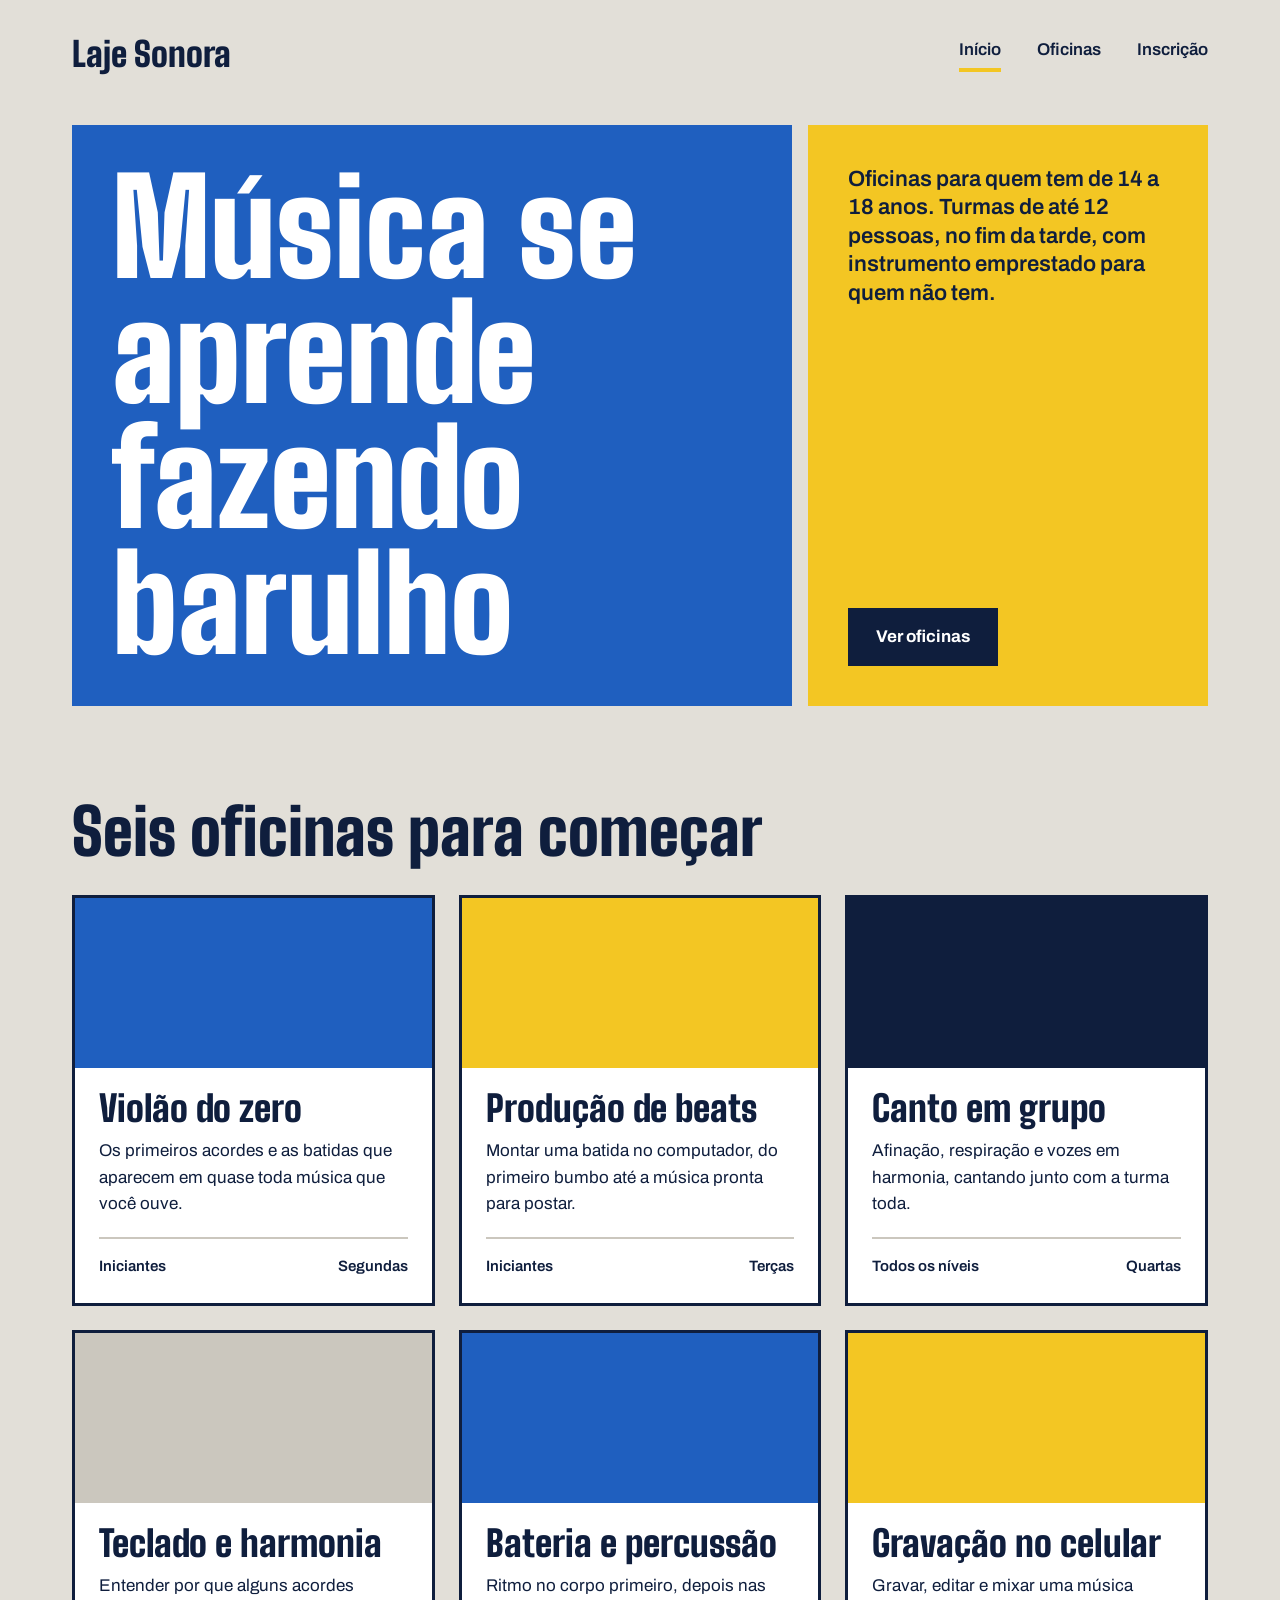
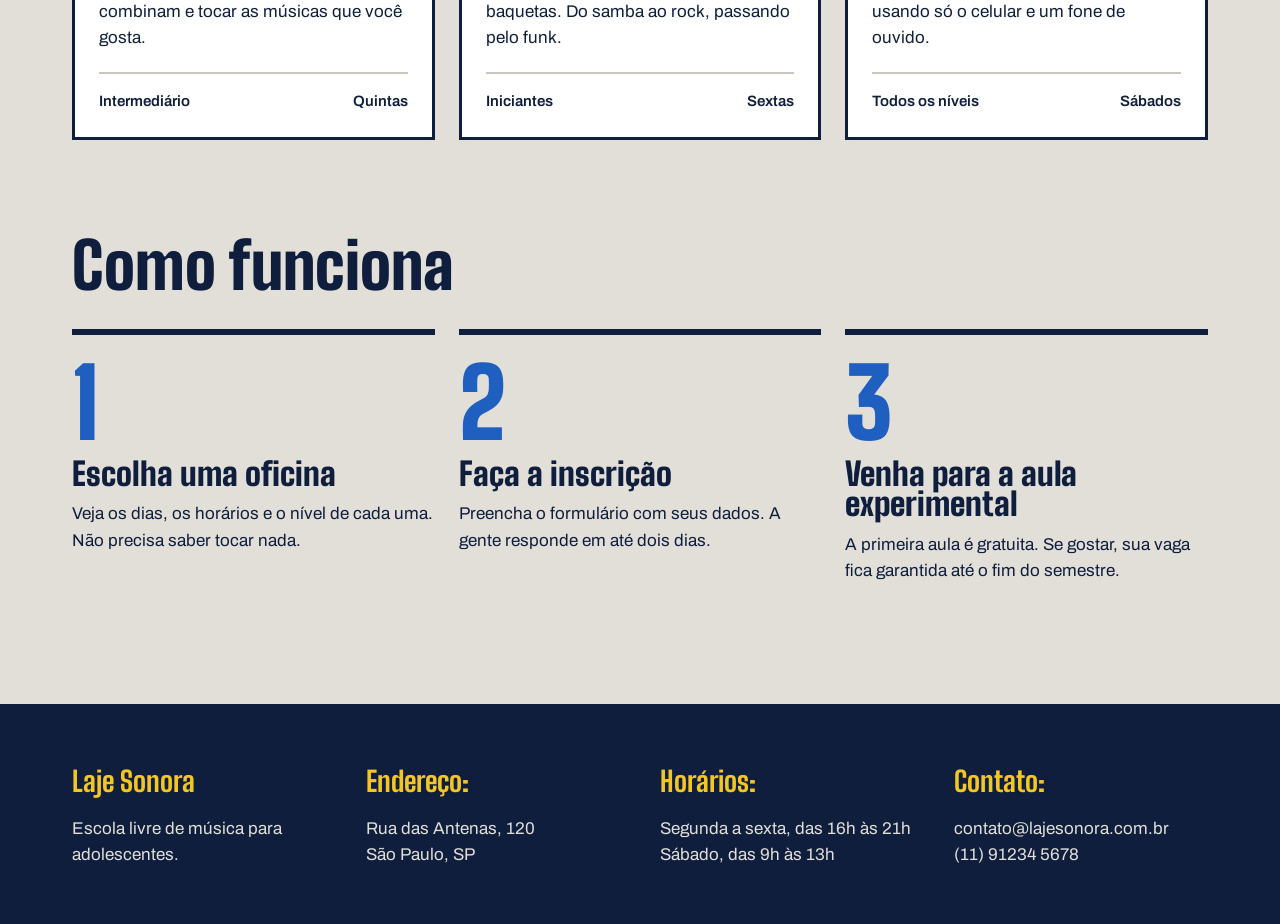
<file: index.html>
<!DOCTYPE html>
<html lang="pt-br">
<head>
    <meta charset="UTF-8">
    <meta name="viewport" content="width=device-width, initial-scale=1.0">
    <link rel="stylesheet" href="index.css">
    <link rel="preconnect" href="https://fonts.googleapis.com">
    <link rel="preconnect" href="https://fonts.gstatic.com" crossorigin>
    <link href="https://fonts.googleapis.com/css2?family=Archivo:ital,wght@0,100..900;1,100..900&family=Big+Shoulders:opsz,wght@10..72,100..900&display=swap" rel="stylesheet">
    <title>Laje Sonora | Início</title>
</head>
<body>
    <header class="topo conteudo">
        <a href="./index.html" class="logo">Laje Sonora</a>
    
        <nav class="menu">
            <a href="./index.html" class="atual">Início</a>
            <a href="./oficinas.html">Oficinas</a>
            <a href="./inscricao.html">Inscrição</a>
        </nav>
    </header>

    <main>
        <section class="conteudo cartazes">

            <div class="cartaz cartaz-principal">
                <h1>Música se aprende fazendo barulho</h1>
            </div>

            <div class="cartaz cartaz-lateral">
                <p>Oficinas para quem tem de 14 a 18 anos. Turmas de até 12 pessoas, no fim da tarde, com instrumento emprestado para quem não tem.</p>
    
                <a href="./oficinas.html" class="botao">Ver oficinas</a>
            </div>

        </section>

        <section class="conteudo secao">
            <h2 class="titulo-secao">Seis oficinas para começar</h2>

            <div class="cards">
                <article class="card">
                    <div class="foto foto-azul"></div>
                    <div class="card-texto">
                        <h3>Violão do zero</h3>

                        <p>Os primeiros acordes e as batidas que aparecem em quase toda música que você ouve.</p>

                        <div class="card-info">
                            <span>Iniciantes</span>
                            <span>Segundas</span>
                        </div>
                    </div>
                </article>

                <article class="card">
                    <div class="foto foto-amarela"></div>
                    <div class="card-texto">
                        <h3>Produção de beats</h3>

                        <p>Montar uma batida no computador, do primeiro bumbo até a música pronta para postar.</p>

                        <div class="card-info">
                            <span>Iniciantes</span>
                            <span>Terças</span>
                        </div>
                    </div>
                </article>

                <article class="card">
                    <div class="foto foto-tinta"></div>
                    <div class="card-texto">
                        <h3>Canto em grupo</h3>

                        <p>Afinação, respiração e vozes em harmonia, cantando junto com a turma toda.</p>

                        <div class="card-info">
                            <span>Todos os níveis</span>
                            <span>Quartas</span>
                        </div>
                    </div>
                </article>

                <article class="card">
                    <div class="foto"></div>
                    <div class="card-texto">
                        <h3>Teclado e harmonia</h3>

                        <p>Entender por que alguns acordes combinam e tocar as músicas que você gosta.</p>

                        <div class="card-info">
                            <span>Intermediário</span>
                            <span>Quintas</span>
                        </div>
                    </div>
                </article>

                <article class="card">
                    <div class="foto foto-azul"></div>
                    <div class="card-texto">
                        <h3>Bateria e percussão</h3>

                        <p>Ritmo no corpo primeiro, depois nas baquetas. Do samba ao rock, passando pelo funk.</p>

                        <div class="card-info">
                            <span>Iniciantes</span>
                            <span>Sextas</span>
                        </div>
                    </div>
                </article>

                <article class="card">
                    <div class="foto foto-amarela"></div>
                    <div class="card-texto">
                        <h3>Gravação no celular</h3>

                        <p>Gravar, editar e mixar uma música usando só o celular e um fone de ouvido.</p>

                        <div class="card-info">
                            <span>Todos os níveis</span>
                            <span>Sábados</span>
                        </div>
                    </div>
                </article>
                

            </div>
        </section>

        <section class="conteudo secao">
            <h2 class="titulo-secao">
                Como funciona
            </h2>
        
            <div class="passos">
                <div class="passo">
                    <p class="passo-numero">1</p>
                    <h3>Escolha uma oficina</h3>
                    <p>Veja os dias, os horários e o nível de cada uma. Não precisa saber tocar nada.</p>
                </div>
        
                <div class="passo">
                    <p class="passo-numero">2</p>
                    <h3>Faça a inscrição</h3>
                    <p>Preencha o formulário com seus dados. A gente responde em até dois dias.</p>
                </div>
        
                <div class="passo">
                    <p class="passo-numero">3</p>
                    <h3>Venha para a aula experimental</h3>
                    <p>A primeira aula é gratuita. Se gostar, sua vaga fica garantida até o fim do semestre.</p>
                </div>
            </div>
        </section>

    </main>

    <footer class="rodape">
        <div class="conteudo rodape-colunas">
            <div class="rodape-coluna">
                <h4>Laje Sonora</h4>
                <p>Escola livre de música para <br> adolescentes.</p>
            </div>
    
            <div class="rodape-coluna">
                <h4>Endereço:</h4>
                <p>Rua das Antenas, 120 <br> São Paulo, SP</p>
            </div>
    
            <div class="rodape-coluna">
                <h4>Horários:</h4>
                <p>Segunda a sexta, das 16h às 21h <br> Sábado, das 9h às 13h</p>
            </div>
    
            <div class="rodape-coluna">
                <h4>Contato:</h4>
                <p>contato@lajesonora.com.br <br> (11) 91234 5678</p>
            </div>
        </div>
    </footer>
</body>
</html>
</file>
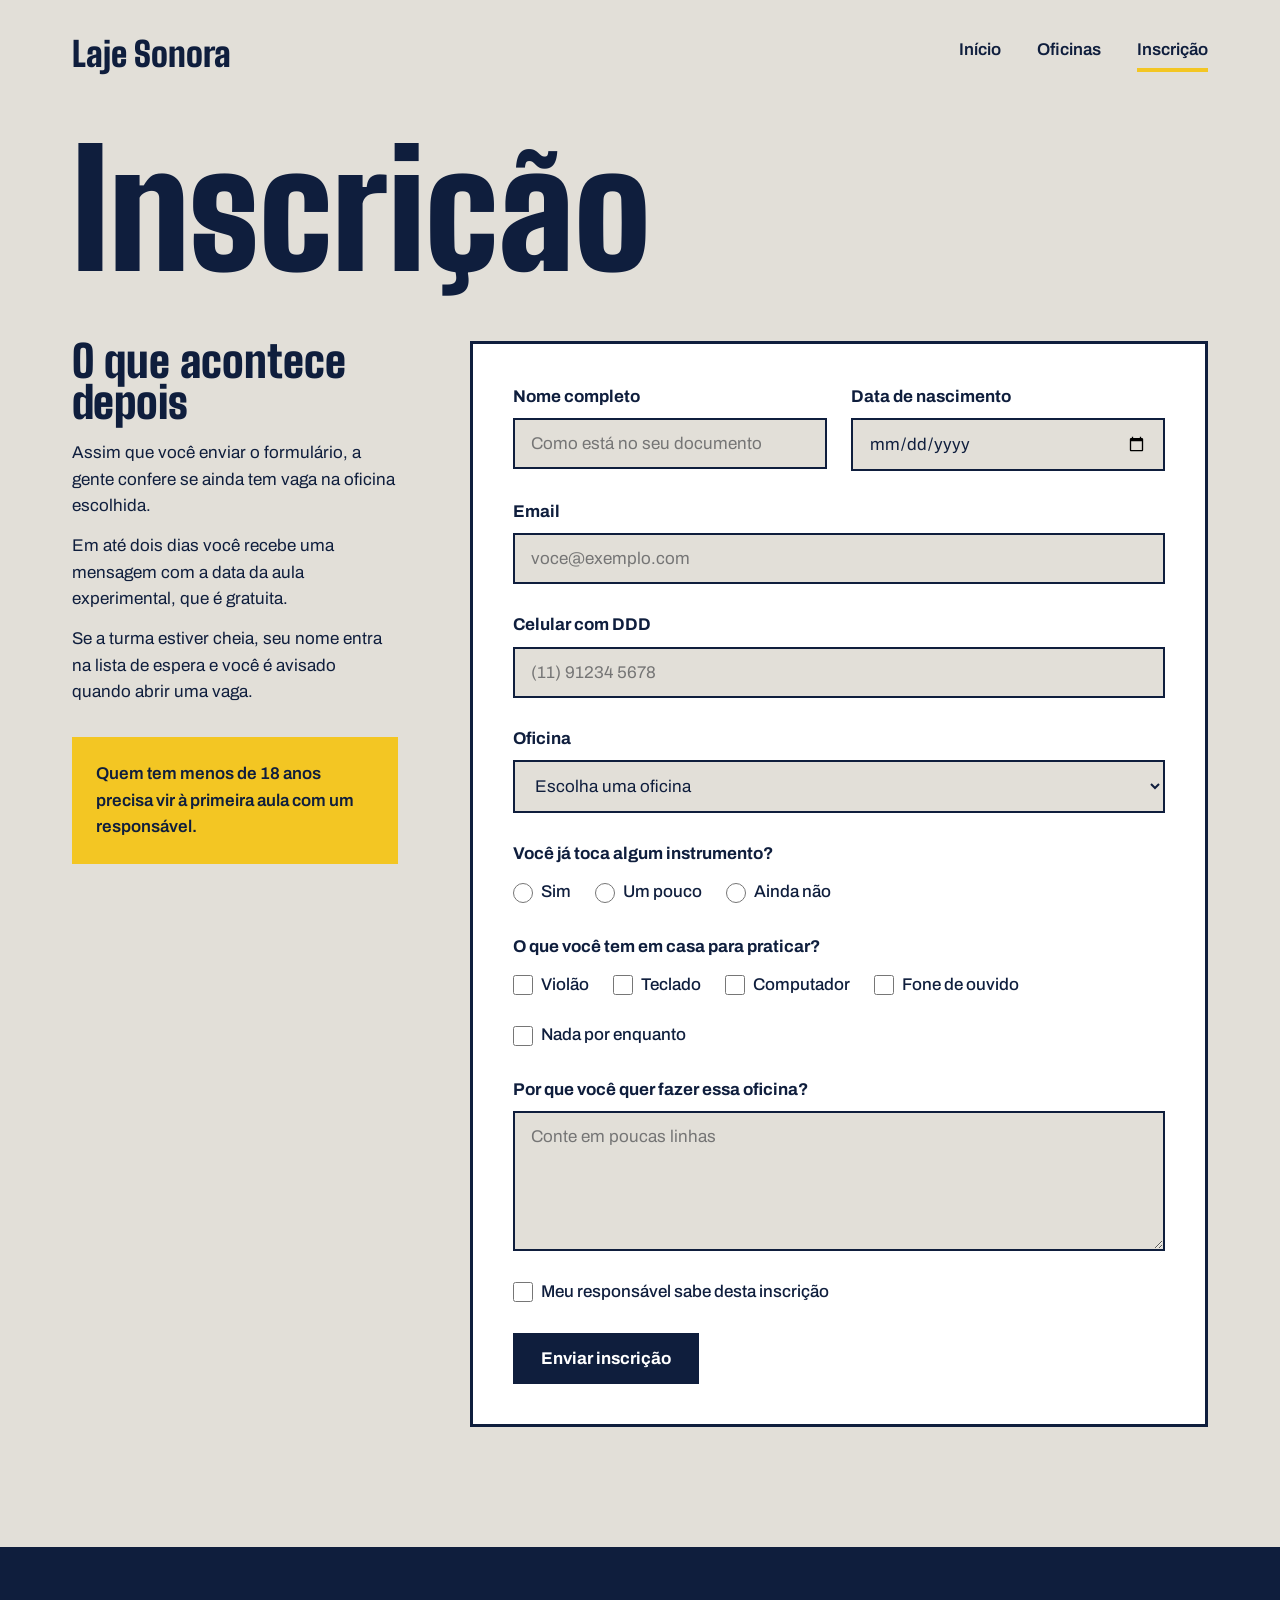
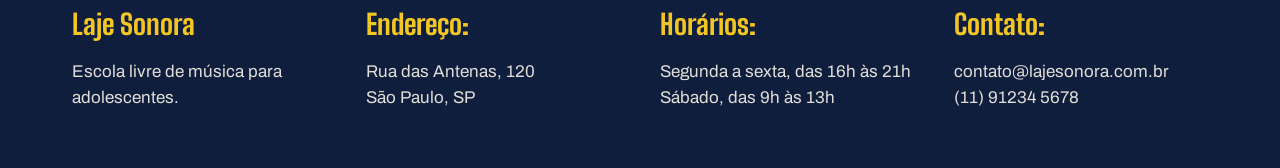
<file: inscricao.html>
<!DOCTYPE html>
<html lang="pt-br">
<head>
    <meta charset="UTF-8">
    <meta name="viewport" content="width=device-width, initial-scale=1.0">
    <link rel="stylesheet" href="inscricao.css">
    <link rel="preconnect" href="https://fonts.googleapis.com">
    <link rel="preconnect" href="https://fonts.gstatic.com" crossorigin>
    <link href="https://fonts.googleapis.com/css2?family=Archivo:ital,wght@0,100..900;1,100..900&family=Big+Shoulders:opsz,wght@10..72,100..900&display=swap" rel="stylesheet">
    <title>Laje Sonora | Inscrição</title>
</head>
<body>
    <header class="topo conteudo">
        <a href="./index.html" class="logo">Laje Sonora</a>
    
        <nav class="menu">
            <a href="index.html">Início</a>
            <a href="oficinas.html">Oficinas</a>
            <a href="inscricao.html" class="atual">Inscrição</a>
          </nav>
    </header>

    <main class="conteudo">
        <h1 class="titulo-pagina">Inscrição</h1>

        <div class="inscricao">
            <section class="explicacao">
                <h2>O que acontece depois</h2>
                <p>Assim que você enviar o formulário, a gente confere se ainda tem vaga na oficina escolhida.</p>
                <p>Em até dois dias você recebe uma mensagem com a data da aula experimental, que é gratuita.</p>
                <p>Se a turma estiver cheia, seu nome entra na lista de espera e você é avisado quando abrir uma vaga.</p>
                <p class="aviso">Quem tem menos de 18 anos precisa vir à primeira aula com um responsável.</p>
            </section>

            <form action="#" method="post" class="formulario">
                <div class="linha">
                    <div class="campo">
                        <label for="nome">Nome completo</label>
                        <input type="text" id="nome" name="nome" placeholder="Como está no seu documento" required>
                    </div>

                    <div class="campo">
                        <label for="nascimento">Data de nascimento</label>
                        <input type="date" id="nascimento" name="nascimento" required>
                    </div>
                </div>

                    <div class="campo">
                        <label for="email">Email</label>
                        <input type="email" id="email" name="email" placeholder="voce@exemplo.com" required>
                    </div>
                <div class="campo">
                        <label for="telefone">Celular com DDD</label>
                        <input type="tel" id="telefone" name="telefone" placeholder="(11) 91234 5678" required>
                    </div>
                
                <div class="campo">
                    <label for="oficina">Oficina</label>
                    <select id="oficina" name="oficina" required>
                        <option value="">Escolha uma oficina</option>
                        <option value="violao">Violão do zero</option>
                        <option value="beats">Produção de beats</option>
                        <option value="canto">Canto em grupo</option>
                        <option value="teclado">Teclado e harmonia</option>
                        <option value="bateria">Bateria e percussão</option>
                        <option value="gravacao">Gravação no celular</option>
                    </select>
                </div>

                <fieldset class="grupo">
                    <legend>Você já toca algum instrumento?</legend>
                    <div class="opcoes">
                        <div class="opcao">
                            <input type="radio" id="tocaSim" name="toca" value="sim">
                            <label for="tocaSim">Sim</label>
                        </div>
                        <div class="opcao">
                            <input type="radio" id="tocaPouco" name="toca" value="pouco">
                            <label for="tocaPouco">Um pouco</label>
                        </div>
                        <div class="opcao">
                            <input type="radio" id="tocaNao" name="toca" value="nao">
                            <label for="tocaNao">Ainda não</label>
                        </div>
                    </div>
                </fieldset>

                <fieldset class="grupo">
                    <legend>O que você tem em casa para praticar?</legend>
                    <div class="opcoes">
                        <div class="opcao">
                            <input type="checkbox" id="temViolao" name="tem" value="violao">
                            <label for="temViolao">Violão</label>
                        </div>
                        <div class="opcao">
                            <input type="checkbox" id="temTeclado" name="tem" value="teclado">
                            <label for="temTeclado">Teclado</label>
                        </div>
                        <div class="opcao">
                            <input type="checkbox" id="temComputador" name="tem" value="computador">
                            <label for="temComputador">Computador</label>
                        </div>
                        <div class="opcao">
                            <input type="checkbox" id="temFone" name="tem" value="fone">
                            <label for="temFone">Fone de ouvido</label>
                        </div>
                        <div class="opcao">
                            <input type="checkbox" id="temNada" name="tem" value="nada">
                            <label for="temNada">Nada por enquanto</label>
                        </div>
                    </div>
                </fieldset>

                <div class="campo">
                    <label for="motivo">Por que você quer fazer essa oficina?</label>
                    <textarea id="motivo" name="motivo" placeholder="Conte em poucas linhas"></textarea>
                </div>
            
                <div class="opcao">
                    <input type="checkbox" id="responsavel" name="responsavel" required>
                    <label for="responsavel">Meu responsável sabe desta inscrição</label>
                </div>
            
                <div>
                    <button type="submit" class="botao">Enviar inscrição</button>
                </div>

            </form>
        </div>
    </main>

    <footer class="rodape">
        <div class="conteudo rodape-colunas">
            <div class="rodape-coluna">
                <h4>Laje Sonora</h4>
                <p>Escola livre de música para <br> adolescentes.</p>
            </div>
    
            <div class="rodape-coluna">
                <h4>Endereço:</h4>
                <p>Rua das Antenas, 120 <br> São Paulo, SP</p>
            </div>
    
            <div class="rodape-coluna">
                <h4>Horários:</h4>
                <p>Segunda a sexta, das 16h às 21h <br> Sábado, das 9h às 13h</p>
            </div>
    
            <div class="rodape-coluna">
                <h4>Contato:</h4>
                <p>contato@lajesonora.com.br <br> (11) 91234 5678</p>
            </div>
        </div>
    </footer>
</body>
</html>
</file>
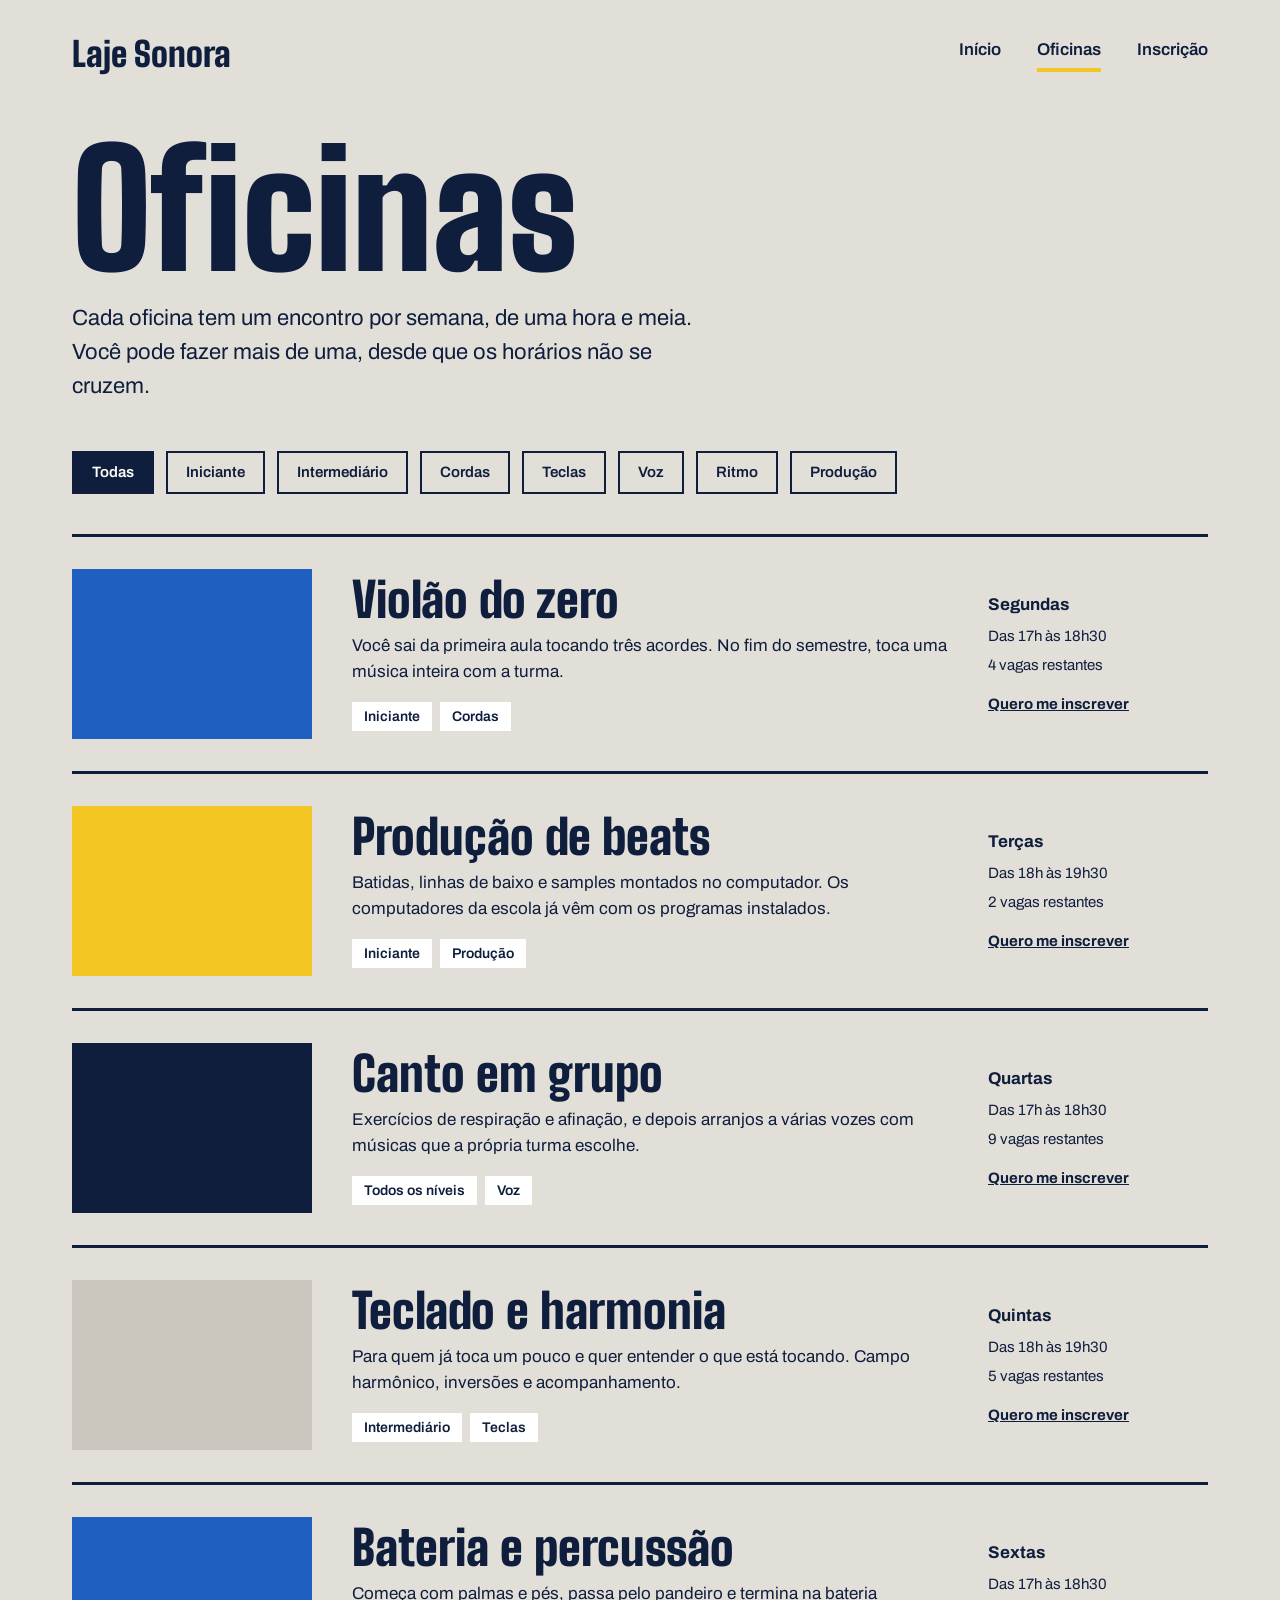
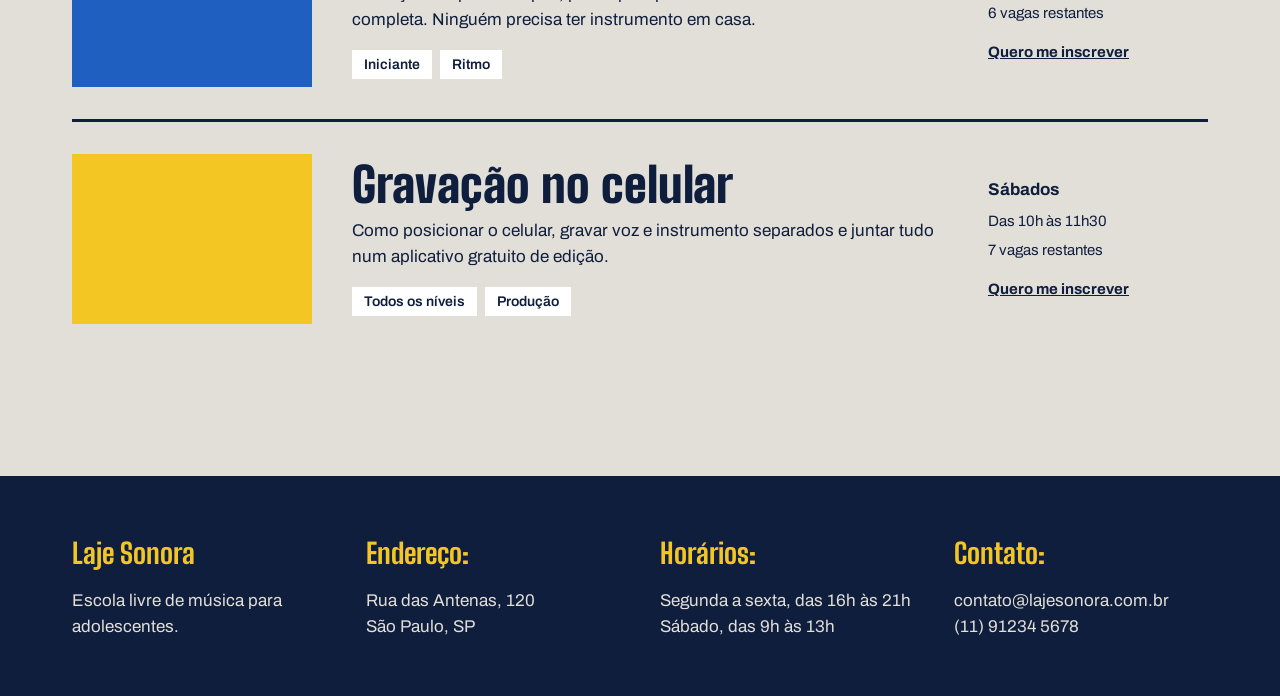
<file: oficinas.html>
<!DOCTYPE html>
<html lang="pt-br">
<head>
    <meta charset="UTF-8">
    <meta name="viewport" content="width=device-width, initial-scale=1.0">
    <link rel="stylesheet" href="oficinas.css">
    <link rel="preconnect" href="https://fonts.googleapis.com">
    <link rel="preconnect" href="https://fonts.gstatic.com" crossorigin>
    <link href="https://fonts.googleapis.com/css2?family=Archivo:ital,wght@0,100..900;1,100..900&family=Big+Shoulders:opsz,wght@10..72,100..900&display=swap" rel="stylesheet">
    <title>Laje Sonora | Oficinas</title>
</head>
<body>
    <header class="topo conteudo">
        <a href="./index.html" class="logo">Laje Sonora</a>
    
        <nav class="menu">
            <a href="index.html">Início</a>
            <a href="oficinas.html" class="atual">Oficinas</a>
            <a href="inscricao.html">Inscrição</a>
          </nav>
    </header>

    <main class="conteudo">
        <h1 class="titulo-pagina">
            Oficinas
        </h1>

        <p class="subtitulo-pagina">Cada oficina tem um encontro por semana, de uma hora e meia. Você pode fazer mais de uma, desde que os horários não se cruzem.</p>

        <div class="filtros">
            <span class="filtro ativo">Todas</span>
            <span class="filtro">Iniciante</span>
            <span class="filtro">Intermediário</span>
            <span class="filtro">Cordas</span>
            <span class="filtro">Teclas</span>
            <span class="filtro">Voz</span>
            <span class="filtro">Ritmo</span>
            <span class="filtro">Produção</span>
        </div>

        <div class="lista">
            <article class="oficina">
                <div class="foto foto-azul"></div>
                <div class="oficina-texto">
                    <h2>Violão do zero</h2>
                    <p>Você sai da primeira aula tocando três acordes. No fim do semestre, toca uma música inteira com a turma.</p>
                    <div class="etiquetas">
                        <span class="etiqueta">Iniciante</span>
                        <span class="etiqueta">Cordas</span>
                    </div>
                </div>
                <div class="oficina-detalhes">
                    <strong>Segundas</strong>
                    <span>Das 17h às 18h30</span>
                    <span>4 vagas restantes</span>
                    <a href="inscricao.html">Quero me inscrever</a>
                </div>
            </article>

            <article class="oficina">
                <div class="foto foto-amarela"></div>
                <div class="oficina-texto">
                    <h2>Produção de beats</h2>
                    <p>Batidas, linhas de baixo e samples montados no computador. Os computadores da escola já vêm com os programas instalados.</p>
                    <div class="etiquetas">
                        <span class="etiqueta">Iniciante</span>
                        <span class="etiqueta">Produção</span>
                    </div>
                </div>
                <div class="oficina-detalhes">
                    <strong>Terças</strong>
                    <span>Das 18h às 19h30</span>
                    <span>2 vagas restantes</span>
                    <a href="inscricao.html">Quero me inscrever</a>
                </div>
            </article>

            <article class="oficina">
                <div class="foto foto-tinta"></div>
                <div class="oficina-texto">
                    <h2>Canto em grupo</h2>
                    <p>Exercícios de respiração e afinação, e depois arranjos a várias vozes com músicas que a própria turma escolhe.</p>
                    <div class="etiquetas">
                        <span class="etiqueta">Todos os níveis</span>
                        <span class="etiqueta">Voz</span>
                    </div>
                </div>
                <div class="oficina-detalhes">
                    <strong>Quartas</strong>
                    <span>Das 17h às 18h30</span>
                    <span>9 vagas restantes</span>
                    <a href="inscricao.html">Quero me inscrever</a>
                </div>
            </article>

            <article class="oficina">
                <div class="foto"></div>
                <div class="oficina-texto">
                    <h2>Teclado e harmonia</h2>
                    <p>Para quem já toca um pouco e quer entender o que está tocando. Campo harmônico, inversões e acompanhamento.</p>
                    <div class="etiquetas">
                        <span class="etiqueta">Intermediário</span>
                        <span class="etiqueta">Teclas</span>
                    </div>
                </div>
                <div class="oficina-detalhes">
                    <strong>Quintas</strong>
                    <span>Das 18h às 19h30</span>
                    <span>5 vagas restantes</span>
                    <a href="inscricao.html">Quero me inscrever</a>
                </div>
            </article>

            <article class="oficina">
                <div class="foto foto-azul"></div>
                <div class="oficina-texto">
                    <h2>Bateria e percussão</h2>
                    <p>Começa com palmas e pés, passa pelo pandeiro e termina na bateria completa. Ninguém precisa ter instrumento em casa.</p>
                    <div class="etiquetas">
                        <span class="etiqueta">Iniciante</span>
                        <span class="etiqueta">Ritmo</span>
                    </div>
                </div>
                <div class="oficina-detalhes">
                    <strong>Sextas</strong>
                    <span>Das 17h às 18h30</span>
                    <span>6 vagas restantes</span>
                    <a href="inscricao.html">Quero me inscrever</a>
                </div>
            </article>

            <article class="oficina">
                <div class="foto foto-amarela"></div>
                <div class="oficina-texto">
                    <h2>Gravação no celular</h2>
                    <p>Como posicionar o celular, gravar voz e instrumento separados e juntar tudo num aplicativo gratuito de edição.</p>
                    <div class="etiquetas">
                        <span class="etiqueta">Todos os níveis</span>
                        <span class="etiqueta">Produção</span>
                    </div>
                </div>
                <div class="oficina-detalhes">
                    <strong>Sábados</strong>
                    <span>Das 10h às 11h30</span>
                    <span>7 vagas restantes</span>
                    <a href="inscricao.html">Quero me inscrever</a>
                </div>
            </article>
        </div>
    </main>

    <footer class="rodape">
        <div class="conteudo rodape-colunas">
            <div class="rodape-coluna">
                <h4>Laje Sonora</h4>
                <p>Escola livre de música para <br> adolescentes.</p>
            </div>
    
            <div class="rodape-coluna">
                <h4>Endereço:</h4>
                <p>Rua das Antenas, 120 <br> São Paulo, SP</p>
            </div>
    
            <div class="rodape-coluna">
                <h4>Horários:</h4>
                <p>Segunda a sexta, das 16h às 21h <br> Sábado, das 9h às 13h</p>
            </div>
    
            <div class="rodape-coluna">
                <h4>Contato:</h4>
                <p>contato@lajesonora.com.br <br> (11) 91234 5678</p>
            </div>
        </div>
    </footer>
</body>
</html>
</file>
<file: index.css>
* {
    margin: 0;
    padding: 0;
    box-sizing: border-box;
  }

  :root {
    --concreto: #E2DFD8;
    --concreto-escuro: #CBC7BE;
    --tinta: #0F1E3D;
    --caixa-dagua: #1F5FBF;
    --fita: #F3C623;
    --branco: #FFFFFF;

    --fonte-cartaz: "Big Shoulders", "Arial Narrow", sans-serif;
    --fonte-texto: "Archivo", Arial, sans-serif;
  }

  body {
    background-color: var(--concreto);
    color: var(--tinta);
    font-family: var(--fonte-texto);
    font-size: 17px;
    line-height: 1.55;
}

a {
    color: inherit;
}

h1, h2, h3 {
    font-family: var(--fonte-cartaz);
    font-weight: 900;
    line-height: 0.95;
}

.conteudo {
    max-width: 1200px;
    margin-inline: auto;
    padding-inline: 32px;
}

.topo {
  padding-block: 28px;
  display: flex;
  justify-content: space-between; 
  align-items: center;
}

.logo {
    font-family: var(--fonte-cartaz);
    font-size: 34px;
    font-weight: 900;
    text-decoration: none;
}

.menu {
    display: flex;
    gap: 36px;
}

.menu a {
    font-weight: 600;
    text-decoration: none;
    padding-bottom: 4px;
    border-bottom: 4px solid transparent;
}

.menu a:hover {
    border-bottom-color: var(--tinta);
}

.menu a.atual {
    border-bottom-color: var(--fita);
}

.cartazes {
    margin-top: 16px;
    display: flex;
    gap: 16px;
  }
  
  .cartaz {
    padding: 40px;
  }
  
  .cartaz-principal {
    background-color: var(--caixa-dagua);
    color: var(--branco);
    flex: 2;
  }
  
  .cartaz-principal h1 {
    font-size: 132px;
    max-width: 9ch;
  }
  
  .cartaz-lateral {
    background-color: var(--fita);
    flex: 1;
    display: flex;
    flex-direction: column;
    justify-content: space-between;
    gap: 32px;
    align-items: flex-start;
  }
  
  .cartaz-lateral p {
    font-size: 22px;
    font-weight: 600;
    line-height: 1.3;
  }
  
  .botao {
    background-color: var(--tinta);
    color: var(--branco);
    font-weight: 700;
    text-decoration: none;
    padding: 16px 28px;
    border: none;
    font-family: var(--fonte-texto);
    font-size: 17px;
    cursor: pointer;
  }
  
  .botao:hover {
    background-color: var(--caixa-dagua);
  }

  .secao {
    margin-top: 96px;
  }
  
  .titulo-secao {
    font-size: 64px;
    margin-bottom: 32px;
  }
  
  .cards {
    display: flex;
    flex-wrap: wrap;
    gap: 24px;
  }

  .card {
    background-color: var(--branco);
    border: 3px solid var(--tinta);
    flex: 1 1 340px;
  }

  .card .foto {
    height: 170px;
  }
  
  .foto {
    background-color: var(--concreto-escuro);
  }
  
  .foto-azul {
    background-color: var(--caixa-dagua);
  }
  
  .foto-amarela {
    background-color: var(--fita);
  }
  
  .foto-tinta {
    background-color: var(--tinta);
  }

  .card-texto {
    padding: 24px;
  }
  
  .card h3 {
    font-size: 36px;
    margin-bottom: 12px;
  }
  
  .card-info {
    margin-top: 20px;
    padding-top: 16px;
    border-top: 2px solid var(--concreto-escuro);
    font-weight: 600;
    font-size: 15px;
    display: flex;
    justify-content: space-between;
  }

  .passos {
    display: flex;
    gap: 24px;
  }
  
  .passo {
    border-top: 6px solid var(--tinta);
    padding-top: 20px;
    flex: 1;
  }
  
  .passo-numero {
    font-family: var(--fonte-cartaz);
    font-size: 96px;
    font-weight: 900;
    line-height: 1;
    color: var(--caixa-dagua);
  }
  
  .passo h3 {
    font-size: 32px;
    margin-block: 8px 12px;
  }

  .rodape {
    margin-top: 120px;
    background-color: var(--tinta);
    color: var(--concreto);
    padding-block: 56px;
  }
  
  .rodape-colunas {
    display: flex;
    gap: 40px;
  }
  
  .rodape-coluna {
    flex: 1;
  }
  
  .rodape h4 {
    font-family: var(--fonte-cartaz);
    font-size: 28px;
    color: var(--fita);
    margin-bottom: 12px;
  }

  @media (max-width: 800px) {
    .cartazes, 
    .passos, 
    .rodape-colunas {
        flex-direction: column;
    }

    .cartaz-principal h1 {
        font-size: 84px;
    }
}
</file>
<file: inscricao.css>
* {
    margin: 0;
    padding: 0;
    box-sizing: border-box;
}

:root {
    --concreto: #E2DFD8;
    --concreto-escuro: #CBC7BE;
    --tinta: #0F1E3D;
    --caixa-dagua: #1F5FBF;
    --fita: #F3C623;
    --branco: #FFFFFF;

    --fonte-cartaz: "Big Shoulders", "Arial Narrow", sans-serif;
    --fonte-texto: "Archivo", Arial, sans-serif;
}

body {
    background-color: var(--concreto);
    color: var(--tinta);
    font-family: var(--fonte-texto);
    font-size: 17px;
    line-height: 1.55;
}

a {
    color: inherit;
}

h1, h2, h3 {
    font-family: var(--fonte-cartaz);
    font-weight: 900;
    line-height: 0.95;
}

.conteudo {
    max-width: 1200px;
    margin-inline: auto;
    padding-inline: 32px;
}

.topo {
    padding-block: 28px;
    display: flex;
    justify-content: space-between; 
    align-items: center;
}

.logo {
    font-family: var(--fonte-cartaz);
    font-size: 34px;
    font-weight: 900;
    text-decoration: none;
}

.menu {
    display: flex;
    gap: 36px;
}

.menu a {
    font-weight: 600;
    text-decoration: none;
    padding-bottom: 4px;
    border-bottom: 4px solid transparent;
}

.menu a:hover {
    border-bottom-color: var(--tinta);
}

.menu a.atual {
    border-bottom-color: var(--fita);
}

.titulo-pagina {
    font-size: 160px;
    margin-top: 24px;
}

.inscricao {
    margin-top: 56px;
    display: flex;
    gap: 72px;
}

.explicacao {
    flex: 1;
}

.explicacao h2 {
    font-size: 44px;
    margin-bottom: 16px;
}

.explicacao p + p {
    margin-top: 14px;
}

.explicacao .aviso {
    margin-top: 32px;
    padding: 24px;
    background-color: var(--fita);
    font-weight: 600;
}

.formulario {
    background-color: var(--branco);
    border: 3px solid var(--tinta);
    padding: 40px;
    flex: 2;
    display: flex;
    flex-direction: column;
    gap: 28px;
}

.linha {
    display: flex;
    gap: 24px;
}

.campo {
    flex: 1;
    display: flex;
    flex-direction: column;
    gap: 8px;
}

.grupo legend {
    margin-bottom: 12px;
}

.opcoes {
    display: flex;
    flex-wrap: wrap;
    gap: 24px;
}

.opcao {
    display: flex;
    align-items: center;
    gap: 8px;
}

.botao {
    background-color: var(--tinta);
    color: var(--branco);
    font-weight: 700;
    text-decoration: none;
    padding: 16px 28px;
    border: none;
    font-family: var(--fonte-texto);
    font-size: 17px;
    cursor: pointer;
}

.botao:hover {
    background-color: var(--caixa-dagua);
}

.rodape {
    margin-top: 120px;
    background-color: var(--tinta);
    color: var(--concreto);
    padding-block: 56px;
}

.rodape-colunas {
    display: flex;
    gap: 40px;
}

.rodape-coluna {
    flex: 1;
}

.rodape h4 {
    font-family: var(--fonte-cartaz);
    font-size: 28px;
    color: var(--fita);
    margin-bottom: 12px;
}

.formulario label, 
.formulario legend {
    font-weight: 700;
}

.formulario fieldset {
    border: none;
}

.formulario input[type="text"], 
.formulario input[type="email"], 
.formulario input[type="tel"], 
.formulario input[type="date"], 
.formulario select, 
.formulario textarea {
    width: 100%;
    padding: 14px 16px;
    border: 2px solid var(--tinta);
    background-color: var(--concreto);
    font-family: var(--fonte-texto);
    font-size: 17px;
    color: var(--tinta);
}

.formulario input[type="text"]:focus, 
.formulario input[type="email"]:focus, 
.formulario input[type="tel"]:focus, 
.formulario input[type="date"]:focus, 
.formulario select:focus, 
.formulario textarea:focus {
    outline: 3px solid var(--caixa-dagua);
    outline-offset: 2px;
    background-color: var(--branco);
}

.formulario textarea {
    height: 140px;
    resize: vertical;
}

.formulario .opcao label {
    font-weight: 500;
}

.formulario input[type="radio"], 
.formulario input[type="checkbox"] {
    width: 20px;
    height: 20px;
    accent-color: var(--caixa-dagua);
}

@media (max-width: 800px) {
    .inscricao, 
    .linha, 
    .rodape-colunas {
        flex-direction: column;
    }

    .titulo-pagina {
        font-size: 96px;
    }
}
</file>
<file: oficinas.css>
* {
    margin: 0;
    padding: 0;
    box-sizing: border-box;
}

:root {
    --concreto: #E2DFD8;
    --concreto-escuro: #CBC7BE;
    --tinta: #0F1E3D;
    --caixa-dagua: #1F5FBF;
    --fita: #F3C623;
    --branco: #FFFFFF;

    --fonte-cartaz: "Big Shoulders", "Arial Narrow", sans-serif;
    --fonte-texto: "Archivo", Arial, sans-serif;
}

body {
    background-color: var(--concreto);
    color: var(--tinta);
    font-family: var(--fonte-texto);
    font-size: 17px;
    line-height: 1.55;
}

a {
    color: inherit;
}

h1, h2, h3 {
    font-family: var(--fonte-cartaz);
    font-weight: 900;
    line-height: 0.95;
}

.conteudo {
    max-width: 1200px;
    margin-inline: auto;
    padding-inline: 32px;
}

.topo {
  padding-block: 28px;
  display: flex;
  justify-content: space-between; 
  align-items: center;
}

.logo {
    font-family: var(--fonte-cartaz);
    font-size: 34px;
    font-weight: 900;
    text-decoration: none;
}

.menu {
    display: flex;
    gap: 36px;
}

.menu a {
    font-weight: 600;
    text-decoration: none;
    padding-bottom: 4px;
    border-bottom: 4px solid transparent;
}

.menu a:hover {
    border-bottom-color: var(--tinta);
}

.menu a.atual {
    border-bottom-color: var(--fita);
}

.foto {
    background-color: var(--concreto-escuro);
}

.foto-azul {
    background-color: var(--caixa-dagua);
}

.foto-amarela {
    background-color: var(--fita);
}

.foto-tinta {
    background-color: var(--tinta);
}

.rodape {
    margin-top: 120px;
    background-color: var(--tinta);
    color: var(--concreto);
    padding-block: 56px;
}

.rodape-colunas {
    display: flex;
    gap: 40px;
}

.rodape-coluna {
    flex: 1;
}

.rodape h4 {
    font-family: var(--fonte-cartaz);
    font-size: 28px;
    color: var(--fita);
    margin-bottom: 12px;
}

.titulo-pagina {
    font-size: 160px;
    margin-top: 24px;
}

.subtitulo-pagina {
    font-size: 22px;
    max-width: 640px;
    margin-top: 16px;
}

.filtros {
    margin-top: 48px;
    display: flex;
    flex-wrap: wrap;
    gap: 12px;
}

.filtro {
    border: 2px solid var(--tinta);
    padding-block: 8px;
    padding-inline: 18px;
    font-weight: 600;
    font-size: 15px;
}

.filtro.ativo {
    background-color: var(--tinta);
    color: var(--branco);
}

.lista {
    margin-top: 40px;
}

.oficina {
    padding-block: 32px;
    border-top: 3px solid var(--tinta);
    display: flex;
    align-items: center;
    gap: 40px;
}

.oficina .foto {
    width: 240px;
    height: 170px;
}

.oficina-texto {
    flex: 1;
}

.oficina .foto {
    flex-shrink: 0;
}

.oficina h2 {
    font-size: 48px;
    margin-bottom: 10px;
}

.etiquetas {
    margin-top: 16px;
    display: flex;
    gap: 8px;
}

.etiqueta {
    background-color: var(--branco);
    padding-block: 4px;
    padding-inline: 12px;
    font-size: 14px;
    font-weight: 600;
}

.oficina-detalhes {
    width: 220px;
    font-size: 15px;
    display: flex;
    flex-direction: column;
    gap: 6px;
}

.oficina-detalhes strong {
    font-size: 17px;
}

.oficina-detalhes a {
    margin-top: 10px;
    font-weight: 700;
}

@media (max-width: 800px) {
    .oficina, 
    .rodape-colunas {
        flex-direction: column;
        align-items: stretch;
    }

    .titulo-pagina {
        font-size: 96px;
    }

    .oficina .foto, 
    .oficina-detalhes {
        width: 100%;
    }
}
</file>
